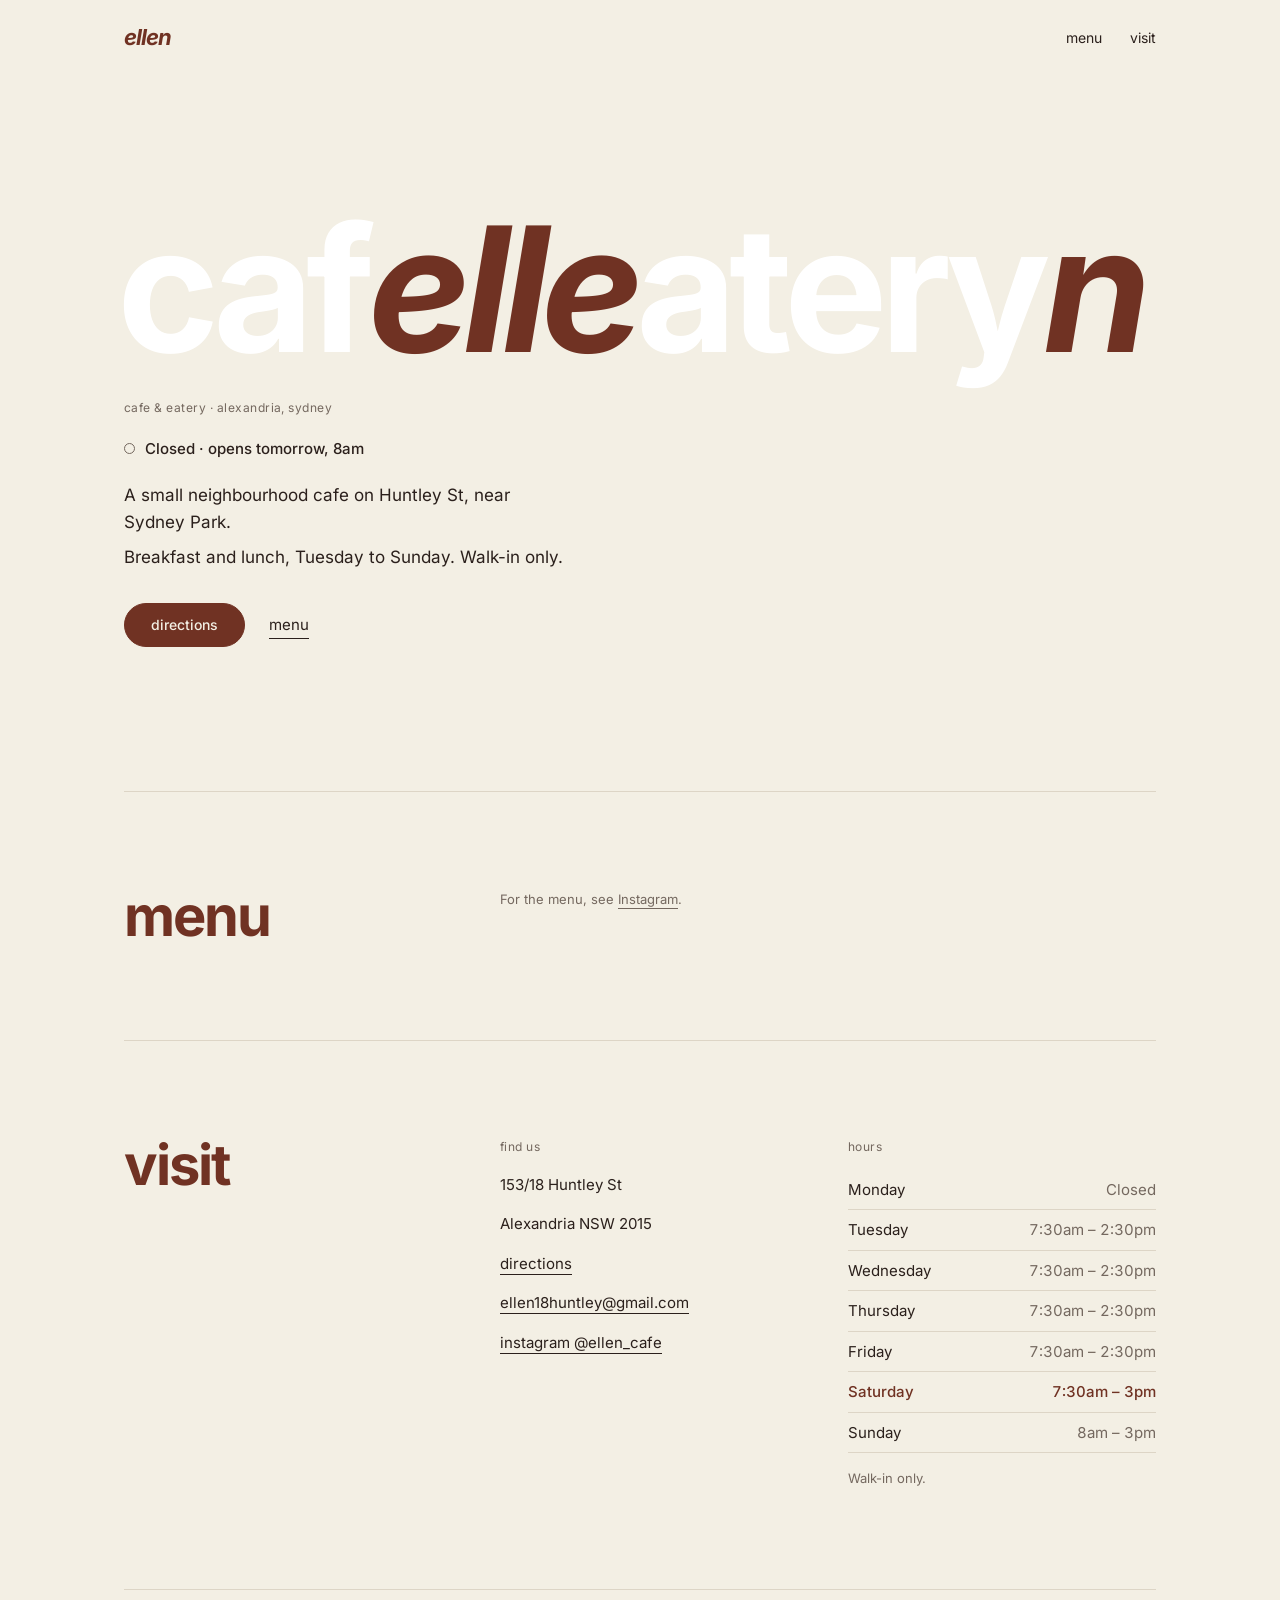
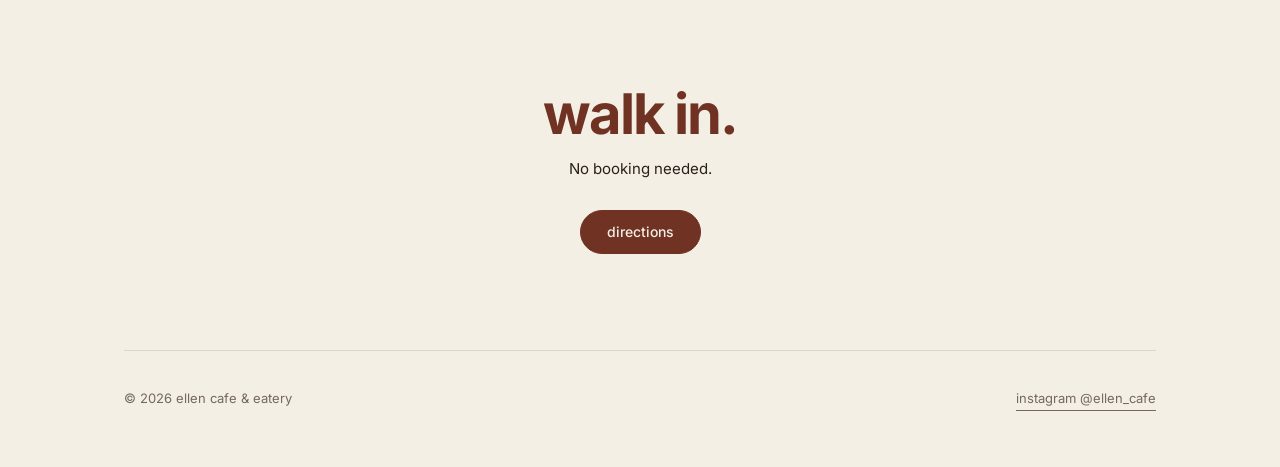
<file: index.html>
<!doctype html>
<html lang="en">
<head>
  <meta charset="utf-8">
  <meta name="viewport" content="width=device-width, initial-scale=1">
  <title>ellen cafe &amp; eatery — Alexandria, Sydney</title>
  <meta name="description" content="ellen cafe &amp; eatery, 153/18 Huntley St, Alexandria, near Sydney Park. Breakfast and lunch, Tuesday to Sunday. Walk-in only.">
  <meta name="color-scheme" content="only light">
  <meta name="theme-color" content="#f3efe4">
  <meta property="og:type" content="website">
  <meta property="og:title" content="ellen cafe &amp; eatery">
  <meta property="og:description" content="A small neighbourhood cafe on Huntley St, near Sydney Park. Breakfast and lunch, Tuesday to Sunday. Walk-in only.">
  <meta property="og:url" content="https://cliu032.github.io/ellen_cafe/">
  <meta property="og:image" content="https://cliu032.github.io/ellen_cafe/assets/og.png">
  <meta name="twitter:card" content="summary_large_image">
  <link rel="icon" href="data:image/svg+xml,%3Csvg xmlns=%27http://www.w3.org/2000/svg%27 viewBox=%270 0 64 64%27%3E%3Crect width=%2764%27 height=%2764%27 fill=%27%23f3efe4%27/%3E%3Ctext x=%2732%27 y=%2747%27 font-family=%27Helvetica,Arial,sans-serif%27 font-weight=%27700%27 font-size=%2746%27 text-anchor=%27middle%27 fill=%27%23703223%27%3Ee%3C/text%3E%3C/svg%3E">
  <link rel="apple-touch-icon" href="assets/icon-180.png">
  <link rel="preconnect" href="https://qgibakqqtmfbbafclnfo.supabase.co" crossorigin>
  <link rel="preload" href="assets/fonts/inter-latin-400-normal.woff2" as="font" type="font/woff2" crossorigin>
  <link rel="preload" href="assets/fonts/inter-latin-700-normal.woff2" as="font" type="font/woff2" crossorigin>
  <link rel="stylesheet" href="assets/styles.css?v=8">
  <noscript><style>.status[hidden]{display:none!important}</style></noscript>
</head>
<body>
  <div class="wrap">
    <nav class="nav" aria-label="Main">
      <a class="brand" href="index.html" aria-label="ellen, home">ellen</a>
      <ul>
        <li data-if="dinner" hidden><a href="reserve.html">reserve</a></li>
        <li><a href="#menu">menu</a></li>
        <li><a href="#visit">visit</a></li>
      </ul>
    </nav>

    <main>
      <header class="hero">
        <h1 class="wordmark"><span class="sr-only">ellen cafe &amp; eatery</span><span aria-hidden="true">caf<b>elle</b>atery<b>n</b></span></h1>
        <p class="label" data-cafe="tagline">cafe &amp; eatery · alexandria, sydney</p>
        <p class="status" id="open-status" hidden></p>
        <p class="intro" data-cafe="intro">A small neighbourhood cafe on Huntley St, near Sydney Park.</p>
        <p class="service" id="service-note">Breakfast and lunch, Tuesday to Sunday. Walk-in only.</p>
        <p class="service" id="dinner-note" hidden></p>
        <p class="hero-actions">
          <a class="btn" id="hero-reserve" href="reserve.html" data-if="dinner" hidden>reserve</a>
          <a class="btn" id="hero-directions" data-directions href="https://www.google.com/maps/search/?api=1&amp;query=ellen+cafe+18+Huntley+St+Alexandria+NSW+2015" target="_blank" rel="noopener">directions</a>
          <a class="link" id="hero-menu" href="#menu">menu</a>
        </p>
      </header>

      <section id="gallery" class="gallery-section" aria-labelledby="gallery-h" hidden>
        <h2 id="gallery-h" class="sr-only">photos</h2>
        <ul class="gallery" id="gallery-list" aria-labelledby="gallery-h"></ul>
      </section>

      <section id="menu" aria-labelledby="menu-h">
        <div class="split">
          <div class="menu-head">
            <h2 id="menu-h">menu</h2>
            <p data-if="dinner-menu" hidden><a class="link" href="#dinner-menu" data-cafe="dinnerMenuTitle"></a></p>
          </div>
          <div>
            <p class="note menu-note" id="menu-note" hidden></p>
            <div class="menu" id="menu-list"></div>
            <p class="hint" id="menu-wait"></p>
            <p class="note menu-note" id="menu-none" hidden>For the menu, see <a class="link" id="menu-none-link" href="https://www.instagram.com/ellen_cafe/" target="_blank" rel="noopener">Instagram</a>.</p>
            <noscript><p class="note menu-note">For the menu, see <a class="link" href="https://www.instagram.com/ellen_cafe/">Instagram</a>.</p></noscript>
          </div>
        </div>
      </section>

      <!-- The evening menu: only while dinner dates are listed and it has dishes. Its wording
           comes from assets/config.js, so the page carries none of it otherwise. -->
      <section id="dinner-menu" aria-labelledby="dinner-menu-h" data-if="dinner-menu" hidden>
        <div class="split">
          <h2 id="dinner-menu-h" data-cafe="dinnerMenuTitle"></h2>
          <div>
            <p class="note menu-note" id="dinner-menu-note" hidden></p>
            <div class="menu" id="dinner-menu-list"></div>
            <p class="menu-after" data-if="dinner" hidden><a class="link" href="reserve.html">reserve</a></p>
          </div>
        </div>
      </section>

      <section id="visit" aria-labelledby="visit-h">
        <div class="split">
          <h2 id="visit-h">visit</h2>
          <div class="visit">
            <div class="links">
              <h3 class="label">find us</h3>
              <address id="address"><p>153/18 Huntley St</p><p>Alexandria NSW 2015</p></address>
              <p><a class="link" data-directions href="https://www.google.com/maps/search/?api=1&amp;query=ellen+cafe+18+Huntley+St+Alexandria+NSW+2015" target="_blank" rel="noopener">directions</a></p>
              <p id="contact"><a class="link" href="mailto:ellen18huntley@gmail.com">ellen18huntley@gmail.com</a></p>
              <p><a class="link" data-instagram href="https://www.instagram.com/ellen_cafe/" target="_blank" rel="noopener">instagram @ellen_cafe</a></p>
            </div>
            <div>
              <h3 class="label">hours</h3>
              <table class="hours" id="hours"><tbody><tr><th scope="row">Tuesday to Sunday</th><td>Open</td></tr><tr><th scope="row">Monday</th><td>Closed</td></tr></tbody></table>
              <p class="note">Walk-in only.</p>
              <div data-if="dinner" hidden>
                <h3 class="label dinner-label" data-cafe="dinnerLabel"></h3>
                <p class="note" data-cafe="dinnerBy"></p>
                <ul class="dates" id="dinner-dates"></ul>
                <p><a class="link" id="dinner-all" href="reserve.html">reserve</a></p>
              </div>
            </div>
          </div>
        </div>
      </section>

      <section class="cta" id="closing">
        <div data-if="walk-in">
          <h2>walk in.</h2>
          <p>No booking needed.</p>
          <a class="btn" data-directions href="https://www.google.com/maps/search/?api=1&amp;query=ellen+cafe+18+Huntley+St+Alexandria+NSW+2015" target="_blank" rel="noopener">directions</a>
        </div>
        <div data-if="dinner" hidden>
          <h2 data-cafe="dinnerCta"></h2>
          <p id="closing-dinner"></p>
          <a class="btn" href="reserve.html">reserve</a>
        </div>
      </section>
    </main>

    <footer>
      <span>© <span id="year">2026</span> <span data-cafe="name">ellen cafe &amp; eatery</span></span>
      <a class="link" id="ig" href="https://www.instagram.com/ellen_cafe/" target="_blank" rel="noopener">instagram @ellen_cafe</a>
    </footer>
  </div>
  <script src="assets/config.js?v=8"></script>
  <script src="assets/site.js?v=8"></script>
</body>
</html>
</file>
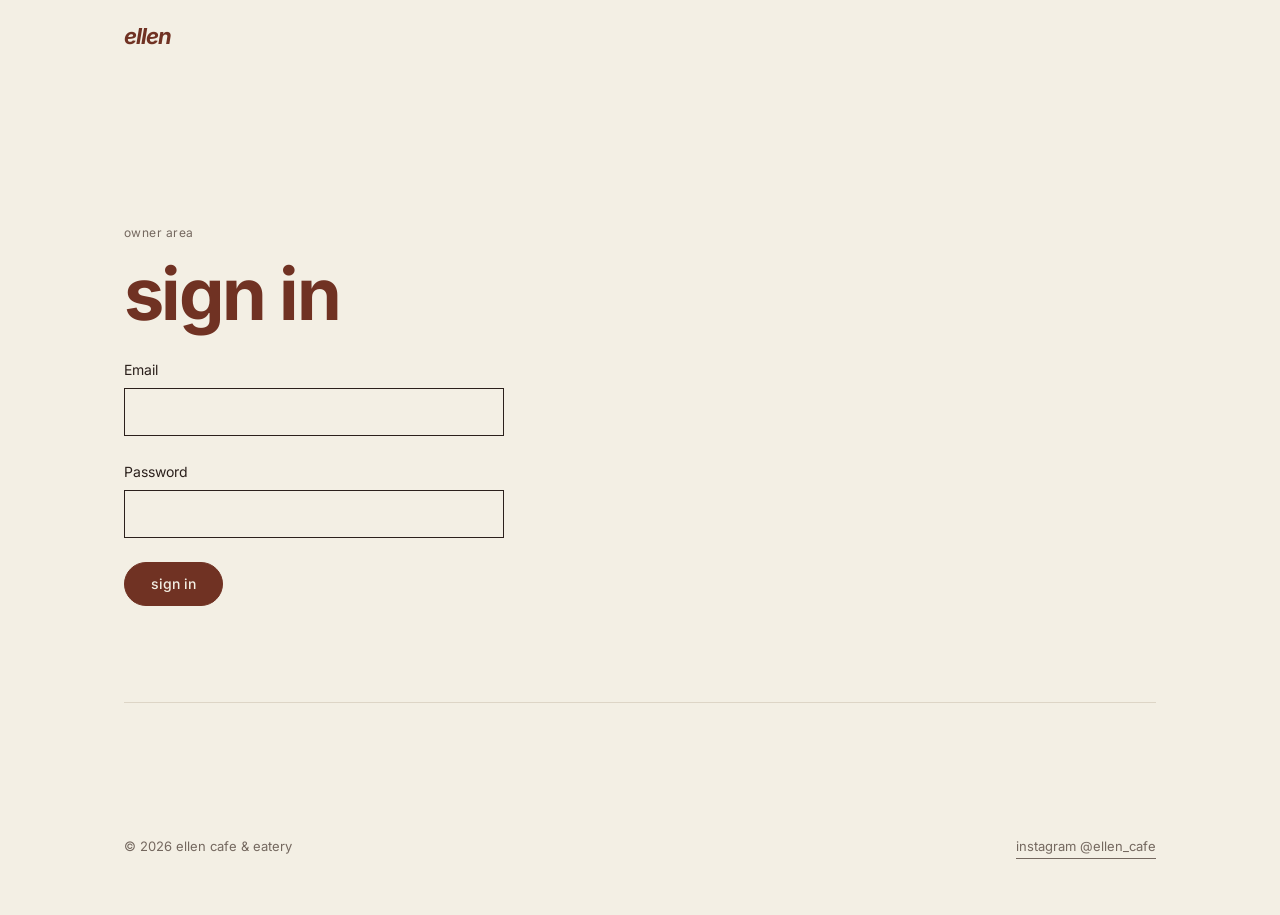
<file: admin.html>
<!doctype html>
<html lang="en">
<head>
  <title>Owner area — ellen cafe &amp; eatery</title>
  <meta charset="utf-8">
  <meta name="viewport" content="width=device-width, initial-scale=1">
  <meta name="robots" content="noindex, nofollow">
  <meta name="referrer" content="no-referrer">
  <!-- This page shows guests' contact details, so it only runs its own scripts and only talks to Supabase. -->
  <meta http-equiv="Content-Security-Policy" content="default-src 'none'; script-src 'self'; style-src 'self'; font-src 'self'; img-src 'self' data: blob: https://*.supabase.co; connect-src https://*.supabase.co; base-uri 'none'; form-action 'none'">
  <meta name="theme-color" content="#f3efe4">
  <link rel="icon" href="data:image/svg+xml,%3Csvg xmlns=%27http://www.w3.org/2000/svg%27 viewBox=%270 0 64 64%27%3E%3Crect width=%2764%27 height=%2764%27 fill=%27%23f3efe4%27/%3E%3Ctext x=%2732%27 y=%2747%27 font-family=%27Helvetica,Arial,sans-serif%27 font-weight=%27700%27 font-size=%2746%27 text-anchor=%27middle%27 fill=%27%23703223%27%3Ee%3C/text%3E%3C/svg%3E">
  <meta name="color-scheme" content="only light">
  <link rel="stylesheet" href="assets/styles.css?v=8">
  <link rel="stylesheet" href="assets/admin.css?v=8">
</head>
<body>
  <div class="wrap">
    <nav class="nav" aria-label="Main">
      <a class="brand" href="index.html" aria-label="ellen — home">ellen</a>
      <ul id="account" hidden>
        <li class="who" id="who"></li>
        <li><button class="textbtn" type="button" id="signout">sign out</button></li>
      </ul>
    </nav>

    <main class="admin">
      <p class="hint" id="view-loading">Loading…</p>

      <section id="view-signin" hidden>
        <div class="label">owner area</div>
        <h1 id="signin-h" tabindex="-1">sign in</h1>
        <form id="signin-form" class="signin" novalidate>
          <div class="field full">
            <label for="signin-email">Email</label>
            <input type="email" id="signin-email" autocomplete="username" required>
          </div>
          <div class="field full">
            <label for="signin-password">Password</label>
            <input type="password" id="signin-password" autocomplete="current-password" required>
          </div>
          <div class="actions">
            <button class="btn" type="submit" id="signin-submit">sign in</button>
            <p class="error" id="signin-error" role="alert"></p>
          </div>
        </form>
      </section>

      <section id="view-denied" hidden>
        <div class="label">owner area</div>
        <h1 id="denied-h" tabindex="-1">no access</h1>
        <p>This account isn't on the owner list.</p>
        <p class="hint">Signed in as <span id="denied-who"></span>.</p>
        <p><button class="btn ghost" type="button" id="denied-signout">sign out</button></p>
      </section>

      <section id="view-error" hidden>
        <div class="label">owner area</div>
        <h1 id="error-h" tabindex="-1">something went wrong</h1>
        <p id="error-text"></p>
        <p><button class="btn ghost" type="button" id="error-retry">try again</button></p>
      </section>

      <section id="view-app" hidden>
        <p class="warning" id="signup-warning" hidden>Sign-up is open on this Supabase project. Turn it off: Authentication → Sign In / Providers → “Allow new users to sign up”.</p>
        <div class="tabs" role="tablist" aria-label="Owner area">
          <button type="button" role="tab" id="tab-reservations" aria-controls="panel-reservations" aria-selected="true">reservations <span class="badge" id="pending-badge" hidden></span></button>
          <button type="button" role="tab" id="tab-dinner" aria-controls="panel-dinner" aria-selected="false" tabindex="-1">dinner</button>
          <button type="button" role="tab" id="tab-photos" aria-controls="panel-photos" aria-selected="false" tabindex="-1">photos</button>
          <button type="button" role="tab" id="tab-menu" aria-controls="panel-menu" aria-selected="false" tabindex="-1">menu<span class="dot" id="m-tab-dot" hidden><span class="sr-only">, not saved</span></span></button>
        </div>
        <p class="refresh"><button class="textbtn" type="button" id="res-refresh">refresh</button></p>
        <p class="notice" id="notice" role="status"></p>

        <div id="panel-reservations" role="tabpanel" aria-labelledby="tab-reservations" tabindex="0">
          <div class="toolbar">
            <div class="field">
              <label for="res-filter">Show</label>
              <select id="res-filter">
                <option value="todo">Awaiting reply</option>
                <option value="upcoming">Upcoming</option>
                <option value="past">Past</option>
                <option value="all">All</option>
              </select>
            </div>
          </div>
          <div id="res-list" aria-live="polite"></div>
        </div>

        <div id="panel-dinner" role="tabpanel" aria-labelledby="tab-dinner" tabindex="0" hidden>
          <p class="hint">Dinner runs only on the dates you pick. Guests reserve between the first and last seating.</p>
          <p class="hint" id="dinner-menu-hint" hidden></p>
          <div class="toolbar">
            <div class="field">
              <label for="dinner-first">First seating</label>
              <select id="dinner-first"></select>
            </div>
            <div class="field">
              <label for="dinner-last">Last seating</label>
              <select id="dinner-last"></select>
            </div>
          </div>
          <p class="hint" id="dinner-help">Select a date to add it with these times. Select it again to remove it.</p>
          <div class="cal-head" aria-hidden="true"><span>Mon</span><span>Tue</span><span>Wed</span><span>Thu</span><span>Fri</span><span>Sat</span><span>Sun</span></div>
          <div class="cal" id="dinner-cal" role="group" aria-label="Dinner dates" aria-describedby="dinner-help"></div>
          <button class="textbtn" type="button" id="dinner-more">more weeks</button>
          <h2 class="list-title">upcoming dinners</h2>
          <ul class="dinner-list" id="dinner-list"></ul>
        </div>

        <div id="panel-photos" role="tabpanel" aria-labelledby="tab-photos" tabindex="0" hidden>
          <div class="toolbar">
            <label class="btn" for="photo-input" id="photo-add">add photos</label>
            <input class="sr-only" type="file" id="photo-input" accept="image/jpeg,image/png,image/webp" multiple>
            <p class="hint" id="photo-progress" role="status"></p>
          </div>
          <p class="hint">Shown on the home page in this order. Describe each photo for screen readers.</p>
          <ul class="photo-list" id="photo-list"></ul>
        </div>

        <!-- The lunch and dinner menus. Every id in this panel starts with "m-": assets/site.js
             also runs on this page and uses the ids of the home page's own menu. -->
        <div id="panel-menu" role="tabpanel" aria-labelledby="tab-menu" tabindex="0" hidden>
          <p class="hint" id="m-wait">Loading…</p>
          <div id="m-body" hidden>
            <fieldset class="m-pick">
              <legend class="sr-only">Menu</legend>
              <label><input type="radio" name="m-kind" value="lunch" checked><span>lunch<span class="dot" id="m-dot-lunch" hidden><span class="sr-only">, not saved</span></span></span></label>
              <label><input type="radio" name="m-kind" value="dinner"><span>dinner<span class="dot" id="m-dot-dinner" hidden><span class="sr-only">, not saved</span></span></span></label>
            </fieldset>
            <p class="hint m-status" id="m-status"></p>
            <p class="hint m-help" id="m-help">Select a dish, a heading or the note to change it.</p>
            <div class="m-list" id="m-list-lunch"></div>
            <div class="m-list" id="m-list-dinner" hidden></div>
            <div class="m-bar" id="m-bar" role="group" aria-labelledby="m-bar-text" hidden>
              <p id="m-bar-text"></p>
              <div class="m-bar-acts" id="m-bar-acts">
                <button type="button" class="textbtn" id="m-discard">discard</button>
                <button type="button" class="m-alt" id="m-latest" hidden>load latest</button>
                <button type="button" class="m-save" id="m-save">save</button>
              </div>
            </div>
            <p class="sr-only" role="status" id="m-live"></p>
          </div>
        </div>
      </section>
    </main>

    <footer>
      <span>© <span id="year">2026</span> <span data-cafe="name">ellen cafe &amp; eatery</span></span>
      <a class="link" id="ig" href="https://www.instagram.com/ellen_cafe/" target="_blank" rel="noopener">instagram @ellen_cafe</a>
    </footer>
  </div>
  <script src="assets/config.js?v=8"></script>
  <script src="assets/site.js?v=8"></script>
  <script src="assets/vendor/supabase-2.119.0.js"></script>
  <script src="assets/admin.js?v=8"></script>
</body>
</html>
</file>
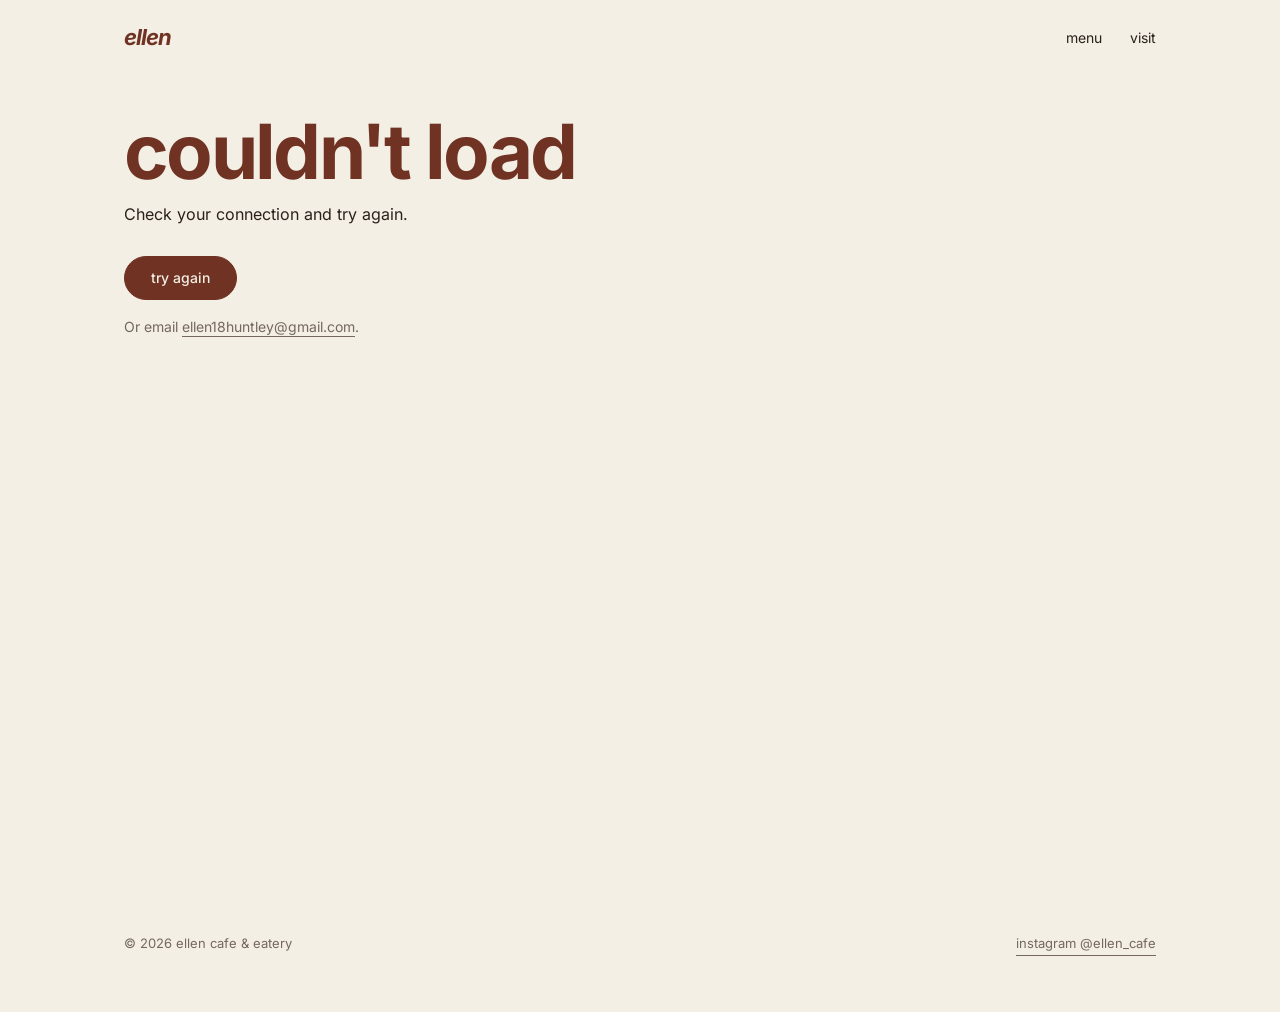
<file: reserve.html>
<!doctype html>
<html lang="en">
<head>
  <meta charset="utf-8">
  <meta name="viewport" content="width=device-width, initial-scale=1">
  <title>ellen cafe &amp; eatery</title>
  <meta name="description" content="Breakfast and lunch at ellen cafe &amp; eatery, Alexandria, are walk-in only. No booking needed.">
  <meta name="color-scheme" content="only light">
  <meta name="theme-color" content="#f3efe4">
  <meta property="og:type" content="website">
  <meta property="og:title" content="ellen cafe &amp; eatery">
  <meta property="og:description" content="153/18 Huntley St, Alexandria. Tuesday to Sunday.">
  <meta property="og:url" content="https://cliu032.github.io/ellen_cafe/reserve.html">
  <meta property="og:image" content="https://cliu032.github.io/ellen_cafe/assets/og.png">
  <meta name="twitter:card" content="summary_large_image">
  <link rel="icon" href="data:image/svg+xml,%3Csvg xmlns=%27http://www.w3.org/2000/svg%27 viewBox=%270 0 64 64%27%3E%3Crect width=%2764%27 height=%2764%27 fill=%27%23f3efe4%27/%3E%3Ctext x=%2732%27 y=%2747%27 font-family=%27Helvetica,Arial,sans-serif%27 font-weight=%27700%27 font-size=%2746%27 text-anchor=%27middle%27 fill=%27%23703223%27%3Ee%3C/text%3E%3C/svg%3E">
  <link rel="apple-touch-icon" href="assets/icon-180.png">
  <link rel="preconnect" href="https://qgibakqqtmfbbafclnfo.supabase.co" crossorigin>
  <link rel="preload" href="assets/fonts/inter-latin-400-normal.woff2" as="font" type="font/woff2" crossorigin>
  <link rel="preload" href="assets/fonts/inter-latin-700-normal.woff2" as="font" type="font/woff2" crossorigin>
  <link rel="stylesheet" href="assets/styles.css?v=8">
  <!-- With scripts on, hold back the static walk-in message until the page knows what to show.
       If the page script has not started after a few seconds, give the static message back,
       with a line saying the page did not finish loading. -->
  <script>document.documentElement.classList.add("js");setTimeout(function(){if(!window.RESERVE_STARTED){document.documentElement.classList.remove("js");document.documentElement.classList.add("stalled")}},4000);</script>
</head>
<body>
  <div class="wrap">
    <nav class="nav" aria-label="Main">
      <a class="brand" href="index.html" aria-label="ellen, home">ellen</a>
      <ul>
        <li data-if="dinner" hidden><a href="reserve.html" aria-current="page">reserve</a></li>
        <li><a href="index.html#menu">menu</a></li>
        <li><a href="index.html#visit">visit</a></li>
      </ul>
    </nav>

    <main class="reserve" id="reserve-main">
      <!-- In the HTML for visitors without scripts; otherwise shown when there is nothing to reserve. -->
      <div id="closed-view">
        <h1 tabindex="-1" aria-describedby="closed-unsent">walk-in only</h1>
        <p class="unsent" id="closed-unsent" data-unsent hidden></p>
        <p class="lede">No booking needed for breakfast or lunch. Come by, Tuesday to Sunday.</p>
        <p class="hero-actions">
          <a class="btn" data-directions href="https://www.google.com/maps/search/?api=1&amp;query=ellen+cafe+18+Huntley+St+Alexandria+NSW+2015" target="_blank" rel="noopener">directions</a>
          <a class="link" href="index.html#visit">hours</a>
        </p>
        <noscript><p class="hint">This page needs JavaScript. Or email <a class="link" href="mailto:ellen18huntley@gmail.com">ellen18huntley@gmail.com</a>.</p></noscript>
        <p class="hint stalled-note">This page didn't finish loading. Reload to try again.</p>
      </div>

      <div id="loading-view">
        <p class="hint" role="status" id="loading-text"></p>
      </div>

      <div id="failed-view" hidden>
        <h1 tabindex="-1">couldn't load</h1>
        <p class="lede">Check your connection and try again.</p>
        <p><button class="btn" type="button" id="try-again">try again</button></p>
        <p class="hint">Or email <a class="link" data-mail href="mailto:ellen18huntley@gmail.com">ellen18huntley@gmail.com</a>.</p>
      </div>

      <div id="tonight-view" hidden>
        <p class="label">reservations</p>
        <h1 tabindex="-1" data-cafe="reserveTitle" aria-describedby="tonight-unsent"></h1>
        <p class="unsent" id="tonight-unsent" data-unsent hidden></p>
        <p class="lede">Tonight's reservations have closed.</p>
        <p class="record" data-record hidden></p>
        <p class="done-actions"><a class="btn ghost" href="index.html">home</a></p>
      </div>

      <div id="form-view" hidden>
        <div class="label-row">
          <p class="label">reservations</p>
          <p data-if="dinner-menu" hidden><a class="link" href="index.html#dinner-menu" data-cafe="dinnerMenuTitle"></a></p>
        </div>
        <h1 data-cafe="reserveTitle"></h1>
        <p class="lede" data-cafe="reserveIntro"></p>
        <p class="record" data-record hidden></p>

        <form id="reserve-form" novalidate>
          <p class="sr-only" role="status" id="form-status"></p>

          <fieldset class="group" id="party-group">
            <legend>Guests</legend>
            <div class="chips" id="party-chips"></div>
            <p class="hint" id="party-hint"></p>
          </fieldset>

          <fieldset class="group" id="date-group" role="radiogroup" aria-required="true" aria-describedby="date-error">
            <legend>Date</legend>
            <div class="chips dates" id="date-chips"></div>
            <button class="textbtn" type="button" id="more-dates" hidden>more dates</button>
            <p class="hint" id="date-hint"></p>
            <p class="field-error" id="date-error"></p>
          </fieldset>

          <fieldset class="group" id="time-group" role="radiogroup" aria-required="true" aria-describedby="time-hint time-error">
            <legend>Time</legend>
            <p class="hint" id="time-hint" aria-live="polite"></p>
            <div class="chips times" id="time-chips"></div>
            <p class="field-error" id="time-error"></p>
          </fieldset>

          <fieldset class="group" id="details-group">
            <legend>Details</legend>
            <div class="fields">
              <div class="field">
                <label for="name">Name</label>
                <input type="text" id="name" name="name" autocomplete="name" enterkeyhint="next" maxlength="100" required aria-describedby="name-error">
                <p class="field-error" id="name-error"></p>
              </div>
              <div class="field">
                <label for="email">Email</label>
                <input type="email" id="email" name="email" autocomplete="email" inputmode="email" autocapitalize="none" spellcheck="false" enterkeyhint="next" maxlength="254" required aria-describedby="email-error email-suggest">
                <p class="field-error" id="email-error"></p>
                <p class="suggest" id="email-suggest" role="status"></p>
              </div>
              <div class="field">
                <label for="phone">Phone <span class="optional">optional</span></label>
                <input type="tel" id="phone" name="phone" autocomplete="tel" enterkeyhint="next" maxlength="30" aria-describedby="phone-error">
                <p class="field-error" id="phone-error"></p>
              </div>
              <div class="field full">
                <label for="notes">Notes <span class="optional">optional</span></label>
                <textarea id="notes" name="notes" rows="2" maxlength="500"></textarea>
              </div>
            </div>
          </fieldset>

          <div class="send">
            <p class="summary-line" id="summary-line" hidden></p>
            <p class="reply-to" id="reply-to" hidden></p>
            <button class="btn" type="submit" id="submit">request reservation</button>
            <p class="error" role="alert"><span id="error"></span><a class="link" id="email-instead" hidden>email it instead</a><span id="error-end"></span></p>
            <p class="hint" id="after-email" role="status" tabindex="-1" hidden></p>
            <p class="hint">Reserved once we confirm by email.</p>
          </div>
        </form>
      </div>

      <div id="done-view" hidden>
        <p class="label">reservations</p>
        <h1 id="done-title" tabindex="-1">request sent</h1>
        <p class="lede" id="done-text"></p>
        <dl class="summary" id="summary"></dl>
        <p class="hint" id="done-next"></p>
        <p class="done-actions"><a class="btn ghost" href="index.html">home</a></p>
      </div>
    </main>

    <footer>
      <span>© <span id="year">2026</span> <span data-cafe="name">ellen cafe &amp; eatery</span></span>
      <a class="link" id="ig" href="https://www.instagram.com/ellen_cafe/" target="_blank" rel="noopener">instagram @ellen_cafe</a>
    </footer>
  </div>
  <script src="assets/config.js?v=8"></script>
  <script src="assets/site.js?v=8"></script>
  <script src="assets/reserve.js?v=8"></script>
</body>
</html>
</file>
<file: assets/styles.css>
/* Palette sampled from the café's logo: cream ground, rust-brown letters, white. */
@font-face { font-family: "Inter"; font-style: normal; font-weight: 400; font-display: swap; src: url("fonts/inter-latin-400-normal.woff2") format("woff2"); }
@font-face { font-family: "Inter"; font-style: normal; font-weight: 500; font-display: swap; src: url("fonts/inter-latin-500-normal.woff2") format("woff2"); }
@font-face { font-family: "Inter"; font-style: normal; font-weight: 700; font-display: swap; src: url("fonts/inter-latin-700-normal.woff2") format("woff2"); }
@font-face { font-family: "Inter"; font-style: italic; font-weight: 700; font-display: swap; src: url("fonts/inter-latin-700-italic.woff2") format("woff2"); }

:root {
  color-scheme: only light;
  --bg: #f3efe4;
  --paper: #ffffff;
  --ink: #2b201c;
  --accent: #703223;
  --muted: #74685f;
  --line: #ddd5c6;
  --edge: #8f8479; /* outline of a tappable tile: 3:1 against the ground */
  --error: #a3261a;
  --sans: "Inter", "Helvetica Neue", Helvetica, Arial, sans-serif;
}
* { box-sizing: border-box; }
/* Smooth scrolling to a section, once the page has everything it loads late (see site.js). */
html.settled { scroll-behavior: smooth; }
body {
  margin: 0;
  background: var(--bg);
  color: var(--ink);
  font: 400 .9375rem/1.7 var(--sans);
  -webkit-font-smoothing: antialiased;
}
a { color: inherit; text-decoration: none; }
.wrap { max-width: 1080px; margin: 0 auto; padding: 0 24px; }
[hidden] { display: none !important; }
.sr-only {
  position: absolute; width: 1px; height: 1px; overflow: hidden;
  clip-path: inset(50%); white-space: nowrap;
}

.label { font-size: .75rem; letter-spacing: .04em; color: var(--muted); margin: 0; }
h1, h2, h3 { margin: 0; font-weight: 700; letter-spacing: -.035em; line-height: 1; text-transform: lowercase; }
:focus-visible { outline: 2px solid var(--accent); outline-offset: 3px; }

/* Underlined links and text buttons. The ::after enlarges the area that takes a tap without
   moving the text, the underline or the focus ring. */
a.link, .textbtn { position: relative; border-bottom: 1px solid currentColor; padding-bottom: 1px; }
a.link::after, .textbtn::after { content: ""; position: absolute; inset: -11px -8px; }
.textbtn { border-width: 0 0 1px; background: none; padding: 0 0 1px; cursor: pointer; color: inherit; font: 400 .875rem/1.4 var(--sans); }

.btn {
  display: inline-block; padding: 14px 26px; border: 1px solid var(--accent);
  background: var(--accent); color: var(--bg); cursor: pointer;
  font: 500 .875rem/1 var(--sans); border-radius: 999px; transition: background .2s, color .2s;
}
.btn.ghost { background: transparent; color: var(--accent); }
.btn[disabled] { opacity: .6; pointer-events: none; }
.btn[aria-disabled="true"] { pointer-events: none; cursor: progress; }

/* Hover styles only where there is a pointer that hovers, so a tapped button does not stay
   drawn as an outline on a phone. */
@media (hover: hover) {
  a.link:hover, .textbtn:hover, .nav ul a:hover { color: var(--accent); }
  .btn:hover { background: transparent; color: var(--accent); }
  .btn.ghost:hover { background: var(--accent); color: var(--bg); }
  .chip input:hover + span { border-color: var(--accent); }
  .dates a:hover .when { color: var(--accent); }
}

/* nav */
.nav { display: flex; justify-content: space-between; align-items: center; padding: 12px 0; }
.nav .brand { display: inline-block; padding: 6px 0; font-size: 1.375rem; font-weight: 700; font-style: italic; letter-spacing: -.04em; color: var(--accent); }
.nav ul { display: flex; gap: 8px; list-style: none; margin: 0 -10px 0 0; padding: 0; }
.nav ul a { display: block; padding: 14px 10px; font-size: .875rem; }
.nav ul a[aria-current] { color: var(--accent); text-decoration: underline; text-underline-offset: 6px; text-decoration-thickness: 1px; }

/* hero — the wordmark reads "cafe" + "eatery" with "ellen" picked out, as in the logo */
.hero { padding: 14vh 0 16vh; border-bottom: 1px solid var(--line); }
.wordmark {
  font-size: clamp(2.375rem, 14.2vw, 10.875rem);
  letter-spacing: -.045em;
  color: var(--paper);
  white-space: nowrap;
  margin: 0 0 0 -.04em;
  overflow-x: clip; /* on the narrowest screens the word may not fit: cut it rather than scroll the page */
}
.wordmark b { font-weight: inherit; font-style: italic; color: var(--accent); }
.hero .label { margin: 22px 0 0; }
.hero p.intro { max-width: 440px; margin: 20px 0 0; font-size: 1.0625rem; line-height: 1.6; }
.hero p.service { max-width: 440px; margin: 8px 0 0; font-size: 1.0625rem; line-height: 1.6; }
.hero .hero-actions { margin-top: 32px; }
.hero-actions { display: flex; align-items: center; gap: 24px; flex-wrap: wrap; margin: 0; }
/* The row has just rearranged itself: ignore taps for a moment, so one aimed at the old layout does not land on the new. */
.hero-actions.settling { pointer-events: none; }

/* The open-now line keeps its place while the page loads, so nothing below it jumps. */
.status { margin: 18px 0 0; min-height: 1.7em; font-weight: 500; display: flex; align-items: center; gap: 10px; }
.status[hidden] { display: flex !important; visibility: hidden; }
.status.no-status { display: none !important; }
.status::before {
  content: ""; width: 9px; height: 9px; border-radius: 50%; flex: none;
  border: 1.5px solid var(--muted); background: transparent;
}
.status.is-open::before { border-color: var(--accent); background: var(--accent); }

/* sections */
section { padding: 96px 0; border-bottom: 1px solid var(--line); }
.split { display: grid; grid-template-columns: 1fr 2fr; gap: 48px; }
section h2 { font-size: clamp(2.25rem, 5vw, 3.5rem); color: var(--accent); }
.note { color: var(--muted); font-size: .8125rem; margin: 28px 0 0; }

.menu-note { margin: 0 0 28px; overflow-wrap: anywhere; }
/* What the owner types is free text: one long word must wrap, not widen the page. */
.split > *, .menu > div { min-width: 0; }
.menu h3 { overflow-wrap: anywhere; }
/* "dinner menu", a link to the section below: at the end of the heading's line on a phone,
   under the heading in the left column on a wide screen. Its coming and going moves nothing. */
.menu-head { display: flex; align-items: flex-end; justify-content: space-between; gap: 16px; }
.menu-head p { margin: 0 0 3px; font-size: .875rem; line-height: 1.4; }
@media (min-width: 721px) { .menu-head { display: block; } .menu-head p { margin: 18px 0 0; } }
.menu-after { margin: 28px 0 0; }
#menu-wait { margin: 0; }
.menu { display: grid; grid-template-columns: repeat(auto-fit, minmax(210px, 1fr)); gap: 40px; }
.menu h3 { font-size: .9375rem; letter-spacing: -.01em; margin: 0 0 14px; }
.menu ul { list-style: none; margin: 0; padding: 0; }
.menu li { padding: 10px 0; border-bottom: 1px solid var(--line); }
.menu .row { display: flex; justify-content: space-between; gap: 12px; }
.menu .row > span:first-child { min-width: 0; overflow-wrap: anywhere; }
.menu .price { flex: none; max-width: 50%; text-align: right; overflow-wrap: anywhere; color: var(--muted); font-variant-numeric: tabular-nums; }
.menu .desc { display: block; color: var(--muted); font-size: .8125rem; line-height: 1.5; margin-top: 2px; overflow-wrap: anywhere; }

.visit { display: grid; grid-template-columns: 1fr 1fr; gap: 40px; }
.visit p { margin: 0 0 4px; }
.visit h3.label { margin: 0 0 12px; font-weight: 400; letter-spacing: .04em; line-height: 1.7; }
.visit address { font-style: normal; margin-bottom: 12px; }
.visit .links p { margin: 14px 0 0; }
.hours { width: 100%; border-collapse: collapse; }
.hours th, .hours td { padding: 7px 0; border-bottom: 1px solid var(--line); vertical-align: top; }
.hours th { text-align: left; font-weight: 400; padding-right: 16px; }
.hours td { text-align: right; color: var(--muted); font-variant-numeric: tabular-nums; white-space: nowrap; }
.hours tr.today th, .hours tr.today td { color: var(--accent); font-weight: 500; }
.hours tr:not(.today) th .sr-only { display: none; }
.visit .note { margin-top: 14px; }
.visit h3.dinner-label { margin-top: 32px; }
.visit h3.dinner-label + .note { margin-top: 0; }
/* Each dinner date is one link to that date on the reservation form. */
.dates { list-style: none; margin: 6px 0 14px; padding: 0; }
.dates a { display: flex; justify-content: space-between; gap: 12px; padding: 12px 0; border-bottom: 1px solid var(--line); }
.dates .when { text-decoration: underline; text-underline-offset: 3px; text-decoration-thickness: 1px; }
.dates .from { color: var(--muted); font-variant-numeric: tabular-nums; }

.gallery-section { padding: 48px 0; }
.gallery { list-style: none; margin: 0; padding: 0; display: grid; grid-template-columns: repeat(6, 1fr); gap: 12px; }
.gallery li { grid-column: span 2; }
.gallery img { display: block; width: 100%; height: auto; aspect-ratio: 4 / 5; object-fit: cover; background: var(--line); }
/* Three to a row. A last row that would hold one or two photos is laid out as pairs instead,
   so no row ends in a gap: 2 → one pair, 4 → two pairs, 5 → three and a pair, 7 → three and two pairs. */
@media (min-width: 721px) {
  .gallery li:nth-child(3n+1):nth-last-child(2), .gallery li:nth-child(3n+2):last-child,
  .gallery li:nth-child(3n+1):nth-last-child(4), .gallery li:nth-child(3n+2):nth-last-child(3),
  .gallery li:nth-child(3n):nth-last-child(2), .gallery li:nth-child(3n+1):last-child { grid-column: span 3; }
  .gallery li:nth-child(3n+1):nth-last-child(2) img, .gallery li:nth-child(3n+2):last-child img,
  .gallery li:nth-child(3n+1):nth-last-child(4) img, .gallery li:nth-child(3n+2):nth-last-child(3) img,
  .gallery li:nth-child(3n):nth-last-child(2) img, .gallery li:nth-child(3n+1):last-child img { aspect-ratio: 6 / 5; }
  .gallery li:first-child:last-child { grid-column: span 6; }
  .gallery li:first-child:last-child img { aspect-ratio: 2 / 1; }
}

.cta { text-align: center; }
.cta h2 { margin-bottom: 14px; }
.cta p { margin: 0 0 28px; }

footer { padding: 36px 0 56px; display: flex; justify-content: space-between; gap: 16px; flex-wrap: wrap; color: var(--muted); font-size: .8125rem; }

/* reservations page */
.reserve { padding: 3vh 0 96px; max-width: 640px; min-height: calc(100vh - 80px); min-height: calc(100svh - 80px); }
.label-row { display: flex; justify-content: space-between; align-items: flex-end; gap: 16px; }
.label-row p { margin: 0; }
.label-row p + p { font-size: .875rem; line-height: 1.3; }
.reserve h1 { font-size: clamp(2.5rem, 8vw, 4.75rem); color: var(--accent); margin: 10px 0 12px; }
.reserve .lede { margin: 0 0 28px; max-width: 520px; font-size: 1rem; overflow-wrap: anywhere; }
.unsent { color: var(--error); font-size: .875rem; margin: 0 0 14px; }
/* Shown only when the page's script has not started (see the script in the page head). */
.stalled-note { display: none; }
.stalled .stalled-note { display: block; }
.reserve h1:focus { outline: none; }
/* The walk-in message is in the HTML for visitors without scripts. With scripts, it waits
   until the page knows it is the right thing to show. */
.js #closed-view:not(.on) { display: none; }
.record { color: var(--muted); font-size: .875rem; margin: -14px 0 28px; }

form { display: block; }
.group { border: 0; margin: 0 0 40px; padding: 0; min-width: 0; }
.group legend { padding: 0; margin: 0 0 14px; font-weight: 700; font-size: 1.0625rem; letter-spacing: -.01em; }
.fields { display: grid; grid-template-columns: 1fr 1fr; gap: 24px; }
.field { display: flex; flex-direction: column; gap: 6px; min-width: 0; }
.field.full { grid-column: 1 / -1; }
.field label { font-size: .875rem; color: var(--ink); }
.optional { color: var(--muted); font-size: .8125rem; margin-left: 4px; }
input[type="text"], input[type="email"], input[type="tel"], input[type="password"], select, textarea {
  width: 100%; border: 1px solid var(--ink); border-radius: 0; background: transparent; color: var(--ink);
  padding: 12px; font: 400 1rem/1.4 var(--sans); appearance: none; -webkit-appearance: none; min-height: 48px;
}
select {
  background: no-repeat right 12px center / 10px
    url("data:image/svg+xml,%3Csvg xmlns='http://www.w3.org/2000/svg' viewBox='0 0 10 6'%3E%3Cpath d='M1 1l4 4 4-4' fill='none' stroke='%232b201c'/%3E%3C/svg%3E");
  padding-right: 32px;
}
select:disabled { opacity: .5; }
textarea { resize: vertical; min-height: 84px; }
input:focus-visible, select:focus-visible, textarea:focus-visible { outline: 2px solid var(--accent); outline-offset: 2px; }
/* A field with a problem gets a doubled red edge: not colour alone. */
input[aria-invalid="true"], textarea[aria-invalid="true"] { border-color: var(--error); box-shadow: inset 0 0 0 1px var(--error); }
.error, .field-error { color: var(--error); font-size: .875rem; margin: 0; }
.field-error:empty, .suggest:empty { display: none; }
.suggest { font-size: .875rem; margin: 0; overflow-wrap: anywhere; }
.suggest .textbtn { display: inline; text-align: left; overflow-wrap: anywhere; }
.hint { color: var(--muted); font-size: .875rem; margin: 12px 0 0; }
.hint:empty { display: none; }
#time-hint { margin: 0 0 12px; }

/* choices: guests, dates and times are radio buttons drawn as tappable tiles */
.chips { display: grid; grid-template-columns: repeat(8, 1fr); gap: 8px; }
.chips.times, .chips.dates { grid-template-columns: repeat(4, 1fr); }
.chip { position: relative; display: block; }
.chip[hidden] { display: none; }
.chip input { position: absolute; inset: 0; width: 100%; height: 100%; margin: 0; opacity: 0; cursor: pointer; -webkit-tap-highlight-color: transparent; }
.chip span {
  display: flex; flex-direction: column; align-items: center; justify-content: center;
  min-height: 48px; padding: 4px 2px; border: 1px solid var(--edge); background: var(--paper);
  font-variant-numeric: tabular-nums; text-align: center; line-height: 1.2;
}
.chips.dates .chip span { min-height: 60px; }
.chip small { font-size: .8125rem; color: inherit; }
.chip b { font-weight: inherit; }
.chip input:checked + span { background: var(--accent); border-color: var(--accent); color: var(--bg); font-weight: 500; }
.chip input:focus-visible + span { outline: 2px solid var(--accent); outline-offset: 2px; }
#more-dates { margin-top: 18px; }

.send { border-top: 1px solid var(--ink); padding-top: 24px; }
.summary-line { font-size: 1.0625rem; font-weight: 500; margin: 0; }
.reply-to { color: var(--muted); font-size: .875rem; margin: 2px 0 0; overflow-wrap: anywhere; }
.send .btn { min-width: 200px; min-height: 52px; font-size: .9375rem; margin-top: 18px; }
.send .error { margin-top: 14px; }
.send .error:has(#error:empty) { display: none; }

.done-actions { margin-top: 28px; }
.summary { border-top: 1px solid var(--ink); margin: 0 0 20px; }
.summary div { display: flex; justify-content: space-between; gap: 16px; padding: 12px 0; border-bottom: 1px solid var(--line); }
.summary dt { color: var(--muted); font-size: .8125rem; }
.summary dd { margin: 0; text-align: right; overflow-wrap: anywhere; }

@media (max-width: 880px) { .visit { grid-template-columns: 1fr; gap: 28px; } }
@media (max-width: 720px) {
  .hero { padding: 9vh 0 11vh; }
  section { padding: 64px 0; }
  .split, .visit { grid-template-columns: 1fr; gap: 28px; }
  .fields { grid-template-columns: 1fr; }
  .chips { grid-template-columns: repeat(4, 1fr); }
  .chips.times, .chips.dates { grid-template-columns: repeat(3, 1fr); }
  .gallery-section { padding: 32px 0; }
  /* photos: one row to swipe through, however many there are */
  .gallery { display: flex; overflow-x: auto; scroll-snap-type: x mandatory; scroll-padding: 0 24px; gap: 8px; margin: 0 -24px; padding: 0 24px; scrollbar-width: none; }
  .gallery::-webkit-scrollbar { display: none; }
  .gallery li { flex: 0 0 70vw; scroll-snap-align: start; }
  .gallery li:only-child { flex-basis: 100%; }
}

/* Windows contrast themes: keep the chosen tile and the open dot distinguishable. */
@media (forced-colors: active) {
  .chip input:checked + span, .chip input:checked + span small { forced-color-adjust: none; background: Highlight; border-color: Highlight; color: HighlightText; }
  .status.is-open::before { forced-color-adjust: none; background: CanvasText; border-color: CanvasText; }
  .chip input:checked:focus-visible + span { outline-color: CanvasText; }
}
@media (prefers-reduced-motion: reduce) { html.settled { scroll-behavior: auto; } .btn { transition: none; } }
</file>
<file: assets/admin.css>
/* Owner area (admin.html). Builds on styles.css. */
.admin { padding: 6vh 0 96px; }
.admin h1 { font-size: clamp(2.5rem, 7vw, 4.5rem); color: var(--accent); margin: 14px 0 28px; }
.admin section > p { max-width: 520px; }
.signin { display: grid; gap: 24px; max-width: 380px; }
.signin .actions { display: flex; align-items: center; gap: 20px; flex-wrap: wrap; }
.warning { border: 1px solid var(--error); color: var(--error); padding: 12px 14px; margin: 0 0 28px; font-size: .875rem; max-width: none; }

#photo-add:has(+ #photo-input:focus-visible) { outline: 2px solid var(--accent); outline-offset: 3px; }
#photo-add[aria-disabled="true"] { opacity: .4; pointer-events: none; }

.nav .who { font-size: .8125rem; color: var(--muted); max-width: 40vw; overflow: hidden; text-overflow: ellipsis; white-space: nowrap; }
.textbtn[disabled], .btn.small[disabled] { opacity: .4; pointer-events: none; }
.textbtn.danger { color: var(--error); }

.tabs { display: flex; flex-wrap: wrap; gap: clamp(9px, 3vw, 28px); border-bottom: 1px solid var(--line); margin-bottom: 8px; }
.tabs [role="tab"] {
  position: relative; flex: none; white-space: nowrap; min-height: 44px;
  border: 0; background: none; cursor: pointer; padding: 14px 0 12px; margin-bottom: -1px;
  font: 700 clamp(.875rem, 4.4vw, 1.875rem)/1 var(--sans); letter-spacing: -.035em; color: var(--muted);
  border-bottom: 2px solid transparent;
}
.tabs [role="tab"][aria-selected="true"] { color: var(--accent); border-bottom-color: var(--accent); }
.badge {
  display: inline-block; min-width: 20px; padding: 2px 6px; border-radius: 999px;
  background: var(--accent); color: var(--bg); font: 500 .6875rem/1.3 var(--sans); letter-spacing: 0;
  text-align: center; vertical-align: middle;
}
/* A small dot: "this has changes that are not saved". Its meaning is also in hidden text. */
.dot { width: 6px; height: 6px; border-radius: 50%; background: currentColor; flex: none; }
.tabs .dot { position: absolute; top: 9px; right: -8px; background: var(--accent); }
.refresh { float: right; margin: 0; }
.notice { min-height: 1.7em; margin: 0 0 8px; font-size: .8125rem; color: var(--muted); }
.notice.bad { color: var(--error); }

.toolbar { display: flex; align-items: flex-end; gap: 24px; flex-wrap: wrap; margin: 8px 0 28px; }
.toolbar .field { min-width: 220px; }
.toolbar .hint { margin: 0; }

/* reservations */
.day { margin: 0 0 36px; padding: 0; border-bottom: 0; } /* not the public site's big section spacing */
.day h2 { font-size: 1.25rem; letter-spacing: -.02em; color: var(--ink); margin: 0 0 4px; text-transform: none; }
.res {
  display: grid; grid-template-columns: 96px 1fr auto; gap: 6px 24px; align-items: start;
  padding: 16px 0; border-bottom: 1px solid var(--line);
}
.res .when { font-weight: 500; font-variant-numeric: tabular-nums; }
.res .when span { display: block; font-weight: 400; color: var(--muted); font-size: .8125rem; }
.res > * { min-width: 0; }
.res .who-name { font-weight: 500; overflow-wrap: anywhere; }
.res .contact, .res .meta { font-size: .8125rem; color: var(--muted); overflow-wrap: anywhere; }
.res .contact a { color: var(--ink); }
.res .notes { margin: 6px 0 0; white-space: pre-wrap; overflow-wrap: anywhere; }
.res .side { display: flex; flex-direction: column; align-items: flex-end; gap: 10px; }
.res .actions { display: flex; gap: 14px; align-items: center; flex-wrap: wrap; justify-content: flex-end; }
.btn.small { padding: 9px 16px; font-size: .8125rem; }
.chip {
  display: inline-block; padding: 3px 10px; border-radius: 999px; border: 1px solid var(--line);
  font-size: .75rem; line-height: 1.5; color: var(--muted); background: var(--paper);
}
.chip.pending { border-color: var(--accent); color: var(--accent); }
.chip.confirmed { background: var(--accent); border-color: var(--accent); color: var(--bg); }
.empty { color: var(--muted); padding: 24px 0; }

/* photos */
.photo-list { list-style: none; margin: 24px 0 0; padding: 0; display: grid; grid-template-columns: repeat(auto-fill, minmax(220px, 1fr)); gap: 28px 24px; }
.photo-list li { display: flex; flex-direction: column; gap: 10px; min-width: 0; }
.photo-list img { width: 100%; aspect-ratio: 4 / 5; object-fit: cover; background: var(--line); display: block; }
.photo-list .row { display: flex; gap: 14px; align-items: center; justify-content: space-between; }
.photo-list .move { display: flex; gap: 12px; }

@media (max-width: 720px) {
  .res { grid-template-columns: 1fr; gap: 6px; }
  .res .side { align-items: flex-start; }
  .res .actions { justify-content: flex-start; }
}

/* dinner dates */
.cal-head, .cal { display: grid; grid-template-columns: repeat(7, 1fr); gap: 6px; max-width: 520px; }
.cal-head { margin: 20px 0 6px; font-size: .75rem; color: var(--muted); text-align: center; }
.cal .blank { min-height: 52px; }
.cal .cal-day {
  display: flex; flex-direction: column; align-items: center; justify-content: center; min-height: 52px;
  padding: 4px 2px; border: 1px solid var(--line); background: var(--paper); color: var(--ink); cursor: pointer;
  font: 400 .9375rem/1.15 var(--sans); font-variant-numeric: tabular-nums;
}
.cal .cal-day small { font-size: .6875rem; color: var(--muted); }
.cal .cal-day:hover { border-color: var(--accent); }
.cal .cal-day[aria-pressed="true"] { background: var(--accent); border-color: var(--accent); color: var(--bg); font-weight: 500; }
.cal .cal-day[aria-pressed="true"] small { color: var(--bg); }
.cal .cal-day[disabled] { opacity: .5; cursor: default; }
#dinner-more { margin-top: 14px; }
.list-title { font-size: 1.25rem; letter-spacing: -.02em; color: var(--ink); margin: 40px 0 4px; }
.dinner-list { list-style: none; margin: 0; padding: 0; max-width: 720px; }
.dinner-list li {
  display: grid; grid-template-columns: 110px 1fr 1fr auto; gap: 12px 16px; align-items: end;
  padding: 14px 0; border-bottom: 1px solid var(--line);
}
.dinner-list .when { font-weight: 500; align-self: center; }
.dinner-list .when span { display: block; font-weight: 400; font-size: .8125rem; color: var(--muted); }
.dinner-list .textbtn { align-self: center; }
@media (max-width: 720px) {
  .dinner-list li { grid-template-columns: 1fr 1fr; }
  .dinner-list .when, .dinner-list .textbtn { grid-column: 1 / -1; justify-self: start; }
}

/* menu editor */
.m-pick { border: 0; margin: 4px 0 0; padding: 0; min-width: 0; display: grid; grid-template-columns: 1fr 1fr; gap: 8px; max-width: 360px; }
.m-pick label { position: relative; display: block; }
.m-pick input { position: absolute; inset: 0; width: 100%; height: 100%; margin: 0; opacity: 0; cursor: pointer; }
.m-pick label > span { display: flex; align-items: center; justify-content: center; gap: 8px; min-height: 48px; border: 1px solid var(--edge); background: var(--paper); font-size: .9375rem; line-height: 1.2; }
.m-pick input:checked + span { background: var(--accent); border-color: var(--accent); color: var(--bg); font-weight: 500; }
.m-pick input:focus-visible + span { outline: 2px solid var(--accent); outline-offset: 2px; }
.m-status { margin: 14px 0 0; max-width: 640px; }
.m-status.bad, #dinner-menu-hint.bad { color: var(--error); }
.m-status a.link { margin-left: 6px; color: var(--ink); }
#dinner-menu-hint .textbtn { margin-left: 6px; color: var(--ink); }
.m-help { margin: 4px 0 0; }
.m-list { max-width: 640px; margin-top: 20px; }
.m-list[aria-busy="true"] { opacity: .6; }
/* A row of the menu, drawn as guests see it. The whole row is one button. */
.m-row {
  display: flex; width: 100%; justify-content: space-between; gap: 12px; border: 0; border-bottom: 1px solid var(--line); background: none; cursor: pointer;
  text-align: left; color: var(--ink); font: 400 .9375rem/1.5 var(--sans); padding: 0; min-height: 52px;
}
.m-row .m-text { flex: 1; min-width: 0; padding: 12px 0; overflow-wrap: anywhere; }
.m-row .m-desc { display: block; color: var(--muted); font-size: .8125rem; line-height: 1.5; margin-top: 2px; }
.m-row .m-side { flex: none; min-width: 72px; max-width: 45%; padding: 12px 0 12px 12px; text-align: right; color: var(--muted); font-variant-numeric: tabular-nums; overflow-wrap: anywhere; }
.m-row .m-k { display: block; font-size: .75rem; letter-spacing: .04em; color: var(--muted); }
.m-row .m-add-note { color: var(--accent); border-bottom: 1px solid currentColor; }
.m-note-row { border-top: 1px solid var(--line); }
.m-sec { margin-top: 28px; }
.m-sec h2 { font: inherit; color: inherit; letter-spacing: 0; text-transform: none; margin: 0; }
.m-head { border-bottom-color: var(--ink); font-weight: 700; font-size: 1.0625rem; letter-spacing: -.01em; }
.m-head .m-text, .m-edit .m-title { text-transform: lowercase; }
.m-head .m-none { font-weight: 400; font-size: .9375rem; letter-spacing: 0; color: var(--muted); text-transform: none; }
.m-items { list-style: none; margin: 0; padding: 0; }
.m-add { display: block; width: 100%; min-height: 48px; border: 0; background: none; cursor: pointer; text-align: left; padding: 0; color: var(--accent); font: 500 .875rem/1.4 var(--sans); }
.m-add span { border-bottom: 1px solid currentColor; padding-bottom: 1px; }
.m-add.m-add-sec { margin-top: 20px; border-top: 1px solid var(--ink); min-height: 60px; }
.m-list .hint { margin: 12px 0; }
/* The open row: a small form in its place. */
.m-edit { background: var(--paper); border: 1px solid var(--ink); padding: 14px; margin: 8px 0; display: grid; grid-template-columns: minmax(0, 1fr); gap: 14px; }
.m-edit textarea { min-height: 48px; resize: none; overflow: hidden; }
.m-edit .m-price { max-width: 160px; }
.m-edit .hint { margin: 0; }
.m-count { font-size: .8125rem; color: var(--muted); margin: 0; text-align: right; font-variant-numeric: tabular-nums; }
.m-count:empty { display: none; }
.m-acts { display: flex; justify-content: space-between; align-items: center; gap: 16px; margin-top: 4px; }
.m-acts .btn { min-width: 100px; min-height: 48px; padding: 0 22px; }
.m-move { display: flex; gap: 8px; }
.m-move button { width: 56px; min-height: 48px; border: 1px solid var(--edge); background: var(--paper); color: var(--ink); cursor: pointer; font: 400 .875rem/1 var(--sans); }
.m-move button[disabled] { opacity: .4; cursor: default; }
.m-last { border-top: 1px solid var(--line); padding-top: 14px; min-height: 44px; display: flex; align-items: center; }
/* The save bar: there only when there is something to say, at the bottom of the screen while
   the list is longer than it. */
.m-bar {
  position: sticky; bottom: 0; z-index: 1; display: flex; flex-wrap: wrap; align-items: center; gap: 10px 16px;
  margin: 28px -24px 0; padding: 12px 24px calc(12px + env(safe-area-inset-bottom)); background: var(--accent); color: var(--bg);
}
.m-bar[hidden] { display: none; }
.m-bar p { margin: 0; flex: 1 1 auto; font-size: .875rem; line-height: 1.4; font-weight: 500; max-width: none; }
.m-bar-acts { display: flex; align-items: center; gap: 20px; flex: none; margin-left: auto; min-height: 48px; }
.m-bar-acts:empty { display: none; }
.m-bar .textbtn { color: inherit; }
.m-bar .m-save, .m-bar .m-alt {
  flex: none; min-width: 112px; min-height: 48px; padding: 0 20px; border: 1px solid var(--bg); border-radius: 999px;
  background: var(--bg); color: var(--accent); cursor: pointer; font: 500 .9375rem/1 var(--sans);
}
.m-bar .m-alt { background: transparent; color: var(--bg); }
.m-bar .m-save[aria-disabled="true"] { opacity: .6; cursor: progress; }
.m-bar :focus-visible { outline-color: var(--bg); }
.m-bar [hidden] { display: none; }
@media (max-width: 720px) {
  .m-bar.two .m-bar-acts { flex: 1 1 100%; gap: 12px; }
  .m-bar.two .m-bar-acts button { flex: 1 1 0; min-width: 0; padding: 0 8px; }
}
@media (min-width: 721px) { .m-bar { margin: 28px 0 0; max-width: 640px; padding: 12px 20px; } }
/* While the bar shows, keep a focused row clear of it. */
html.m-bar-on { scroll-padding-bottom: 140px; }
@media (hover: hover) { .m-row:hover { background: var(--paper); } }
@media (forced-colors: active) {
  .m-pick input:checked + span { forced-color-adjust: none; background: Highlight; border-color: Highlight; color: HighlightText; }
  /* The "not saved" dot and the bar are drawn with grounds, which contrast themes replace. */
  .dot, .tabs .dot { forced-color-adjust: none; background: CanvasText; }
  .m-pick input:checked + span .dot { background: HighlightText; }
  .m-bar { border-top: 1px solid CanvasText; }
}
</file>
